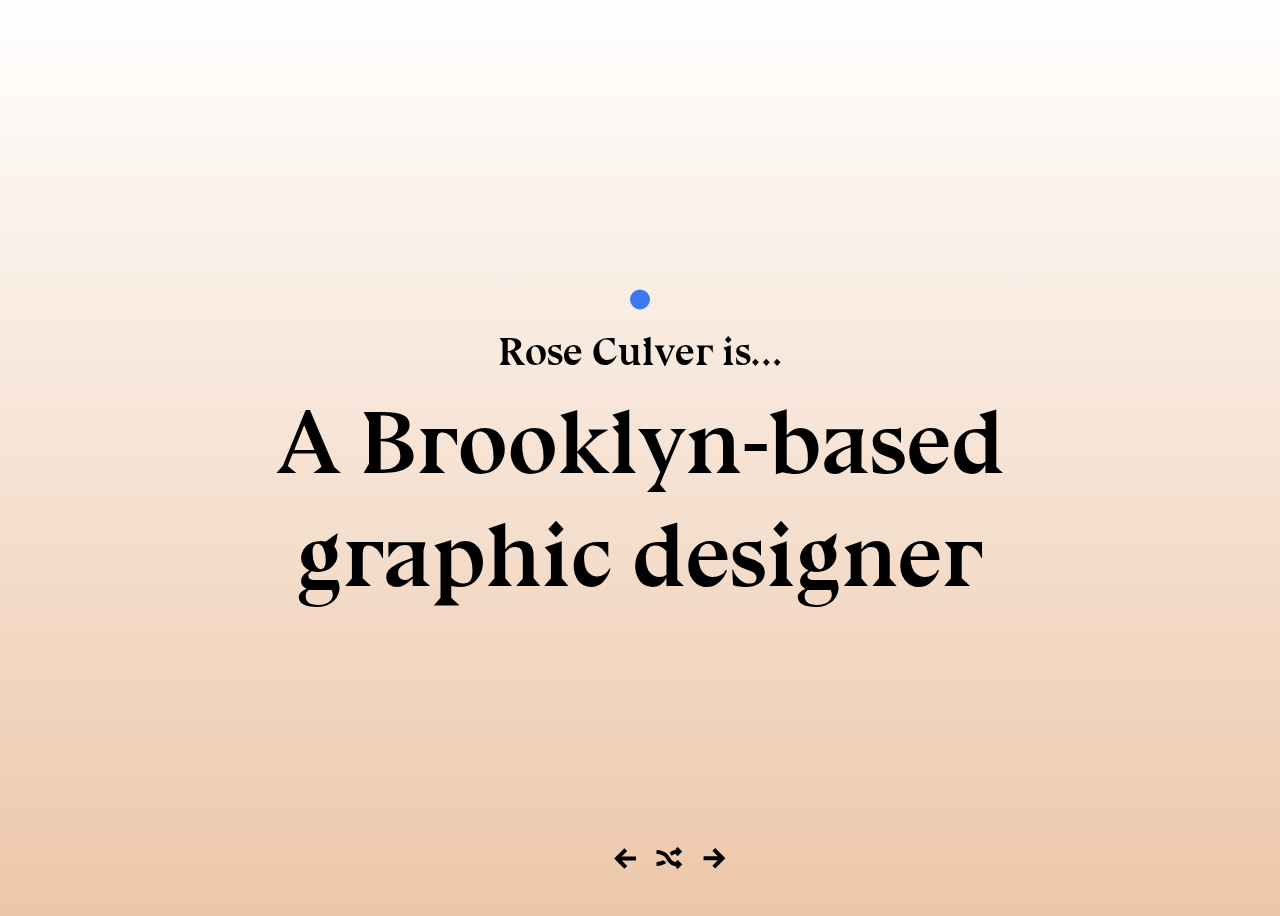
<file: 01_rose_culver/index.html>
<!DOCTYPE html>
<html lang="en">
<head>
  <meta charset="UTF-8">
  <meta http-equiv="X-UA-Compatible" content="IE=edge">
  <meta name="viewport" content="width=device-width, initial-scale=1.0">
  <link rel="stylesheet" href="style.css">
  <title>Rose Culver is…</title>
</head>
<body>
  <section>
    <div class="circle"></div>
    <h1>Rose Culver is…</h1>
    <h2>A Brooklyn-based graphic designer</h2>
  </section>
  <footer>
    <img src="assets/prev.svg" class="prev" alt="previous">
    <img src="assets/random.svg" class="random" alt="random">
    <img src="assets/next.svg" class="next" alt="random">
  </footer>
  <script src="pages.js"></script>
</body>
</html>
</file>
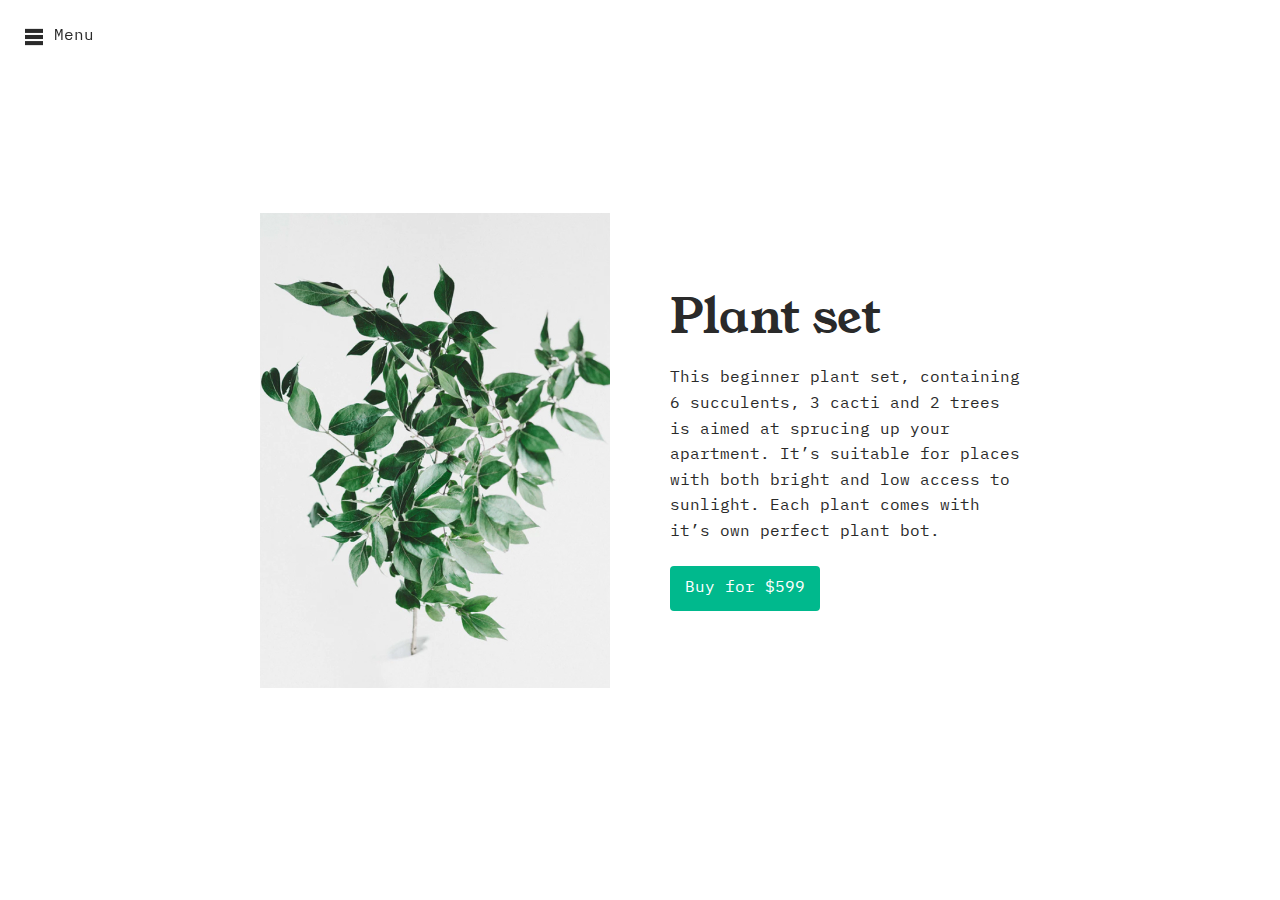
<file: 02_plant_life/index.html>
<!DOCTYPE html>
<html lang="en">
<head>
  <meta charset="UTF-8">
  <meta http-equiv="X-UA-Compatible" content="IE=edge">
  <meta name="viewport" content="width=device-width, initial-scale=1.0">
  <link rel="stylesheet" href="style.css">
  <title>Plant life</title>
</head>
<body>
  <nav>
    <a href="#">Shop</a>
    <a href="#">About</a>
    <a href="#">Help</a>
    <a href="#">Blog</a>
  </nav>
  <main>
    <a href="#" class="toggle-nav">
      <img src="assets/menu.svg"> Menu
    </a>
    <section>
      <!-- srcset es la opción para pantallas retina -->
      <div class="slides">
        <img src="assets/plant1.jpg" srcset="assets/plant1.jpg, assets/plant1-2x.jpg 2x" alt="">
        <img src="assets/plant2.jpg" srcset="assets/plant2.jpg, assets/plant2-2x.jpg 2x" alt="">
        <img src="assets/plant3.jpg" srcset="assets/plant3.jpg, assets/plant3-2x.jpg 2x" alt="">
        <img src="assets/plant4.jpg" srcset="assets/plant4.jpg, assets/plant4-2x.jpg 2x" alt="">
        <img src="assets/plant5.jpg" srcset="assets/plant5.jpg, assets/plant5-2x.jpg 2x" alt="">
      </div>
      <div class="content">
        <h1>
          Plant set
        </h1>
        <p>
          This beginner plant set, containing 6 succulents, 3 cacti and 2 trees is aimed at sprucing up your apartment. It’s suitable for places with both bright and low access to sunlight. Each plant comes with it’s own perfect plant bot.
        </p>
        <a class="button" href="#">
          Buy for $599
        </a>
      </div>
    </section>
  </main>
  <script src="menu.js"></script>
  <script src="slides.js"></script>
</body>
</html>
</file>
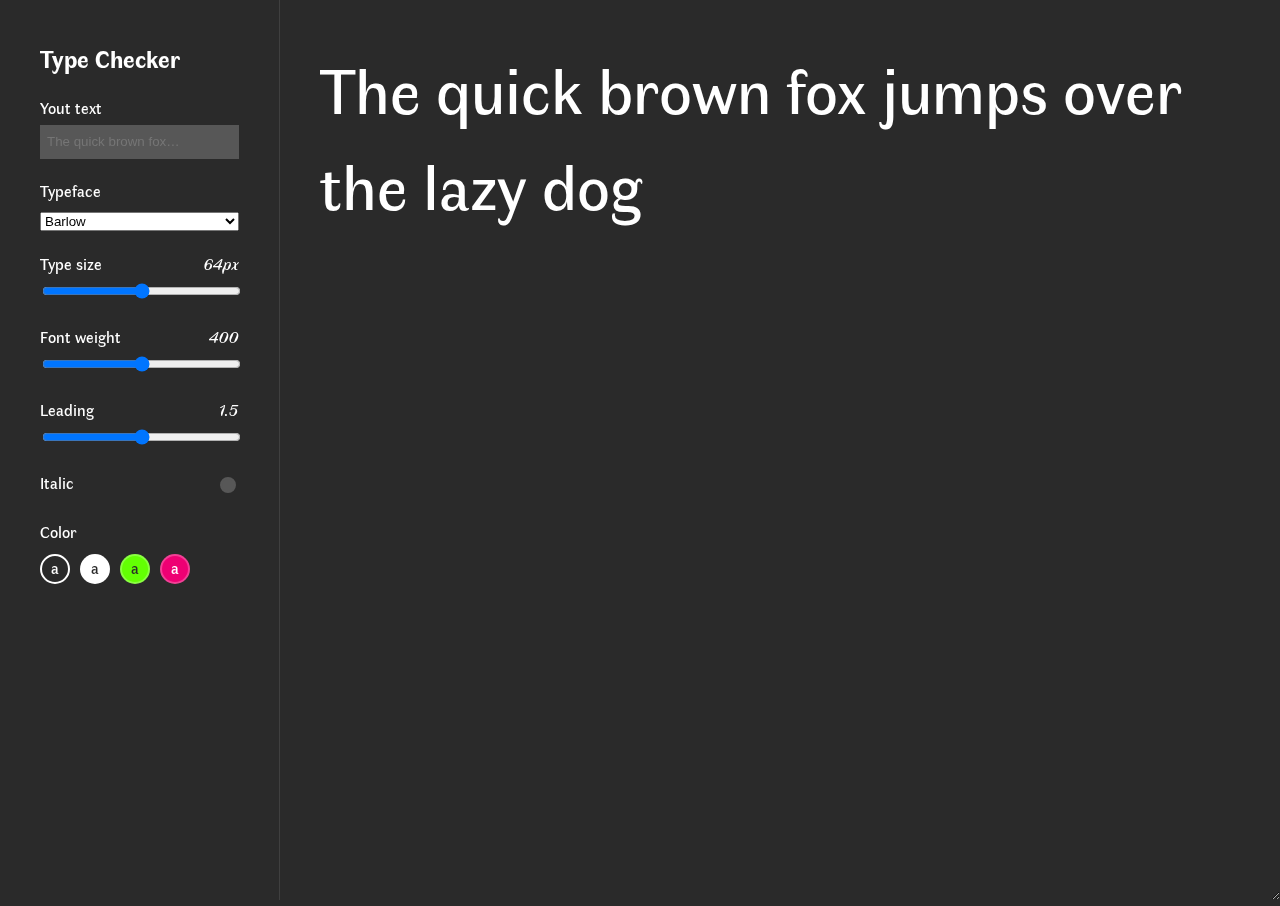
<file: 03_type_checker/index.html>
<!DOCTYPE html>
<html lang="en">
<head>
  <meta charset="UTF-8">
  <meta http-equiv="X-UA-Compatible" content="IE=edge">
  <meta name="viewport" content="width=device-width, initial-scale=1.0">
  <link rel="stylesheet" href="style.css">
  <title>Type Checker</title>
</head>
<body>

  <section class="options">
    <h1> Type Checker </h1>

    <div class="option">
      <label> Yout text</label>
      <input type="text" name="sentence" placeholder="The quick brown fox…">
    </div>
    <div class="option">
      <label>Typeface</label>
      <select name="typeface" id="">
        <option value="Barlow">Barlow</option>
        <option value="Fira Sans">Fira Sans</option>
        <option value="Jost">Jost</option>
        <option value="Trirong">Trirong</option>
      </select>
    </div>
    <div class="option">
      <label>Type size <span class="typesize-output">64px</span></label>
      <input type="range" name="typesize" min=12 max=200 default=64>
    </div>
    <div class="option">
      <label>Font weight <span class="font-weight-output">400</span></label>
      <input type="range" name="font-weight" min=100 max=900 default=400 step=100>
    </div>
    <div class="option">
      <label>Leading<span class="leading-output">1.5</span></label>
      <input type="range" name="leading" min=0.7 max=2.5 default=1.5 step=0.1>
    </div>
    <div class="option option-checkbox">
      <label>Italic</label>
      <input type="checkbox" name="italic">
    </div>
    <div class="option">
      <label>Color</label>
      <div class="colors">
        <div style="background-color: #2a2a2a; color: #ffffff" class="selected">a</div>
        <div style="background-color: #ffffff; color: #2a2a2a">a</div>
        <div style="background-color: #63ff03; color: #2a2a2a">a</div>
        <div style="background-color: #ee0073; color: #ffffff">a</div>
      </div>
    </div>
  </section>
  <textarea class="output">The quick brown fox jumps over the lazy dog</textarea>
  <script src="typechecker.js"></script>
</body>
</html>
</file>
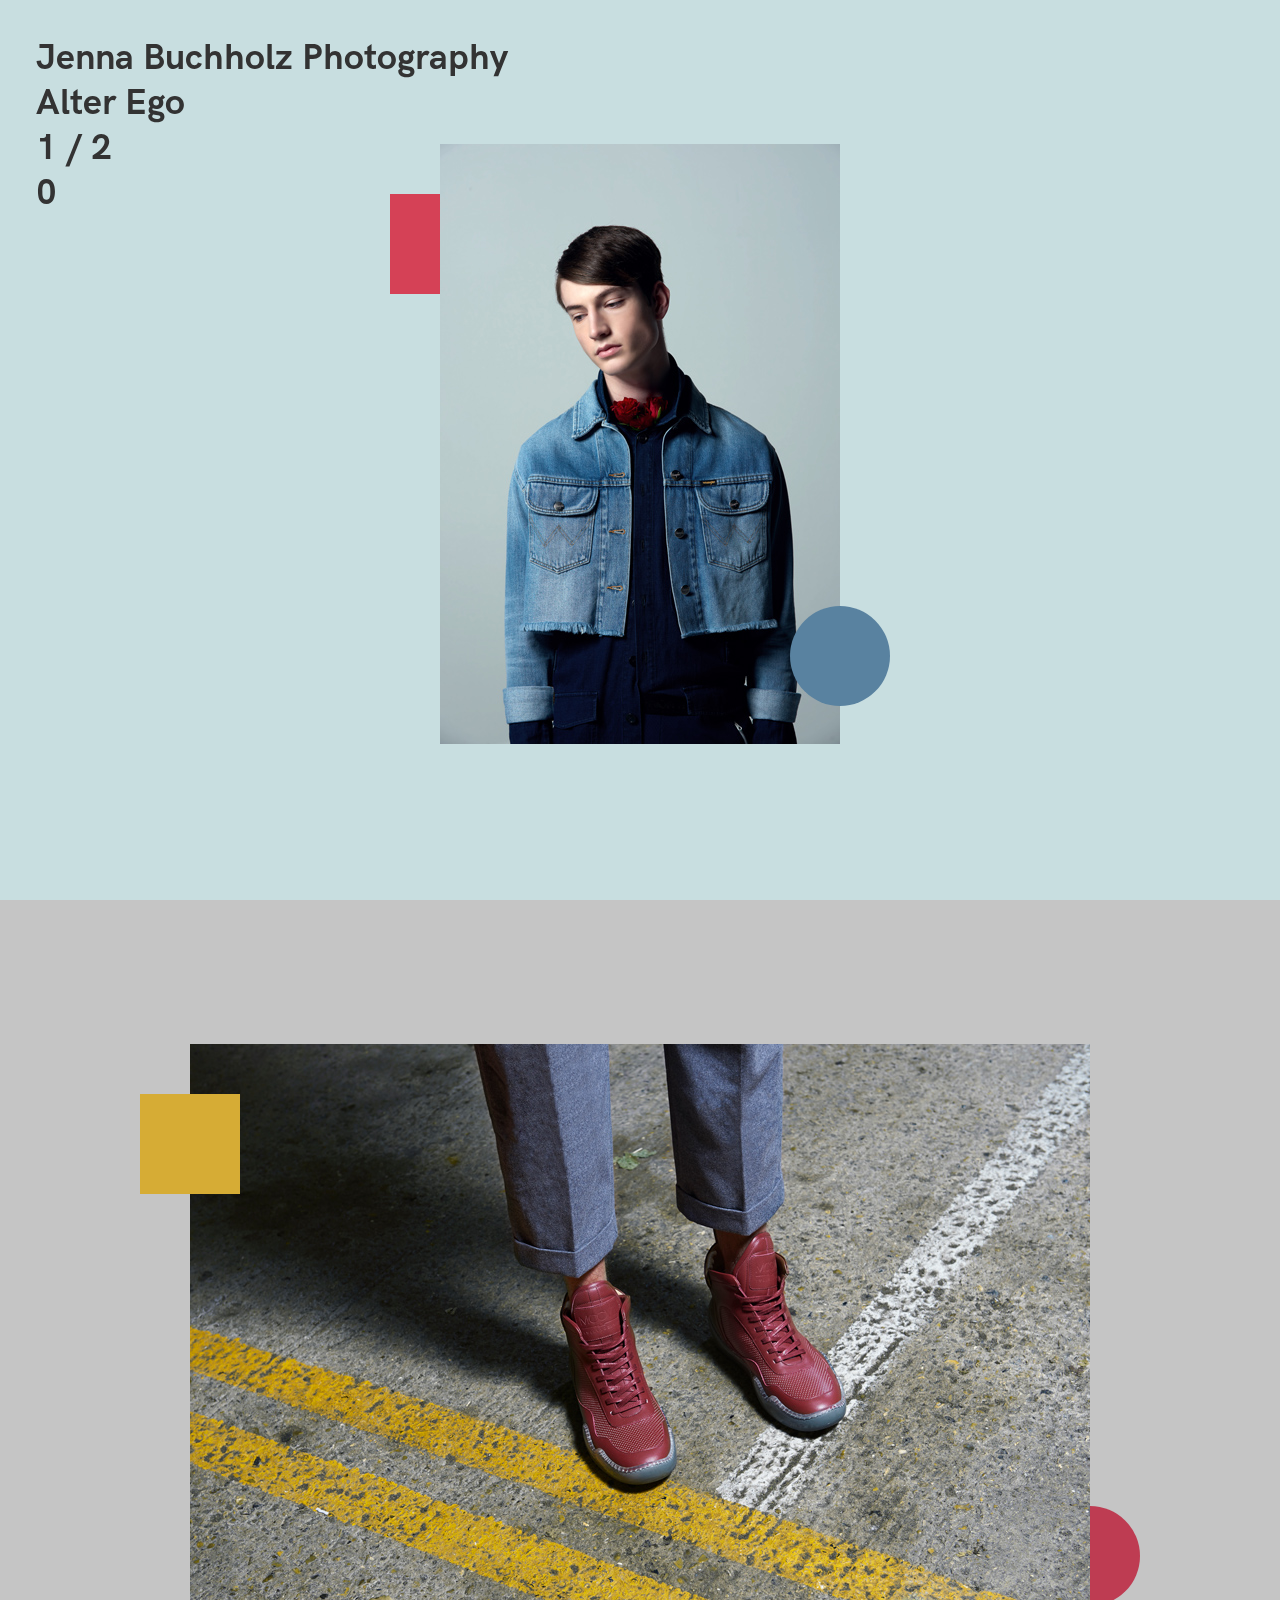
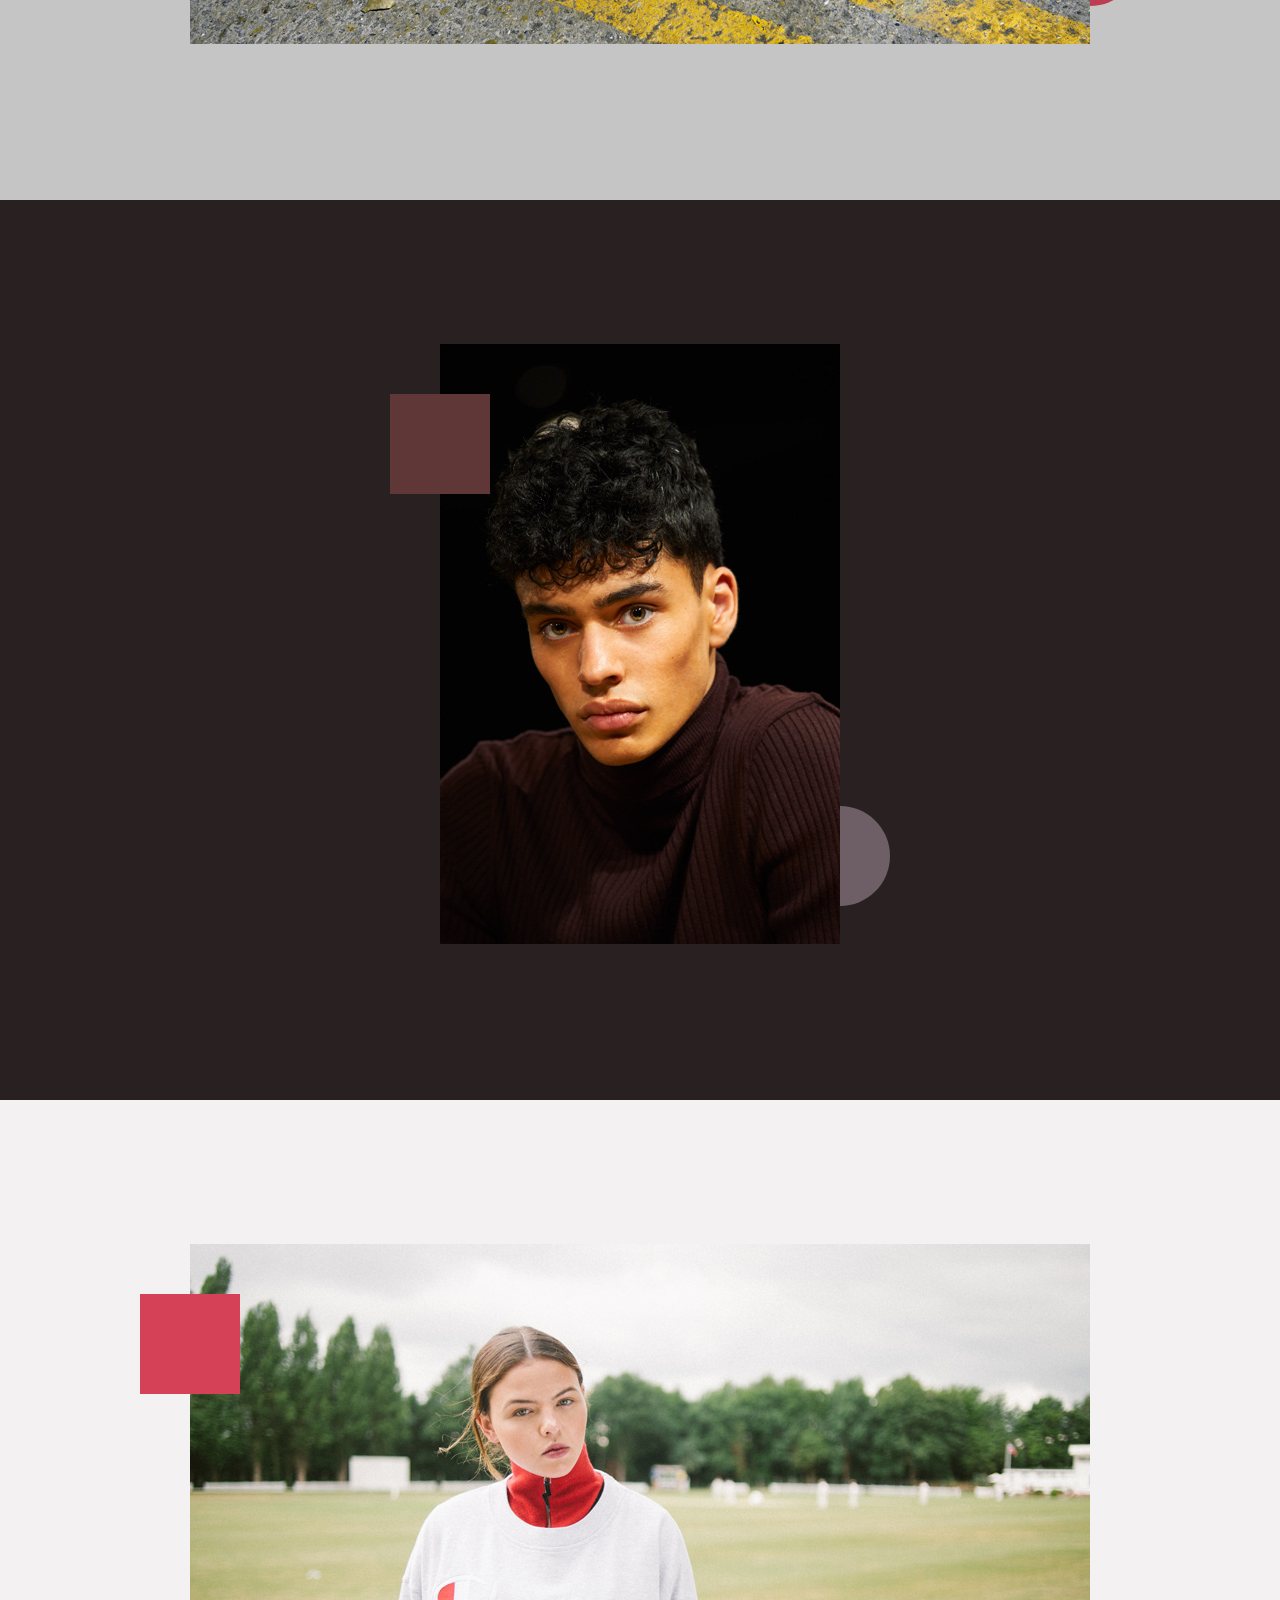
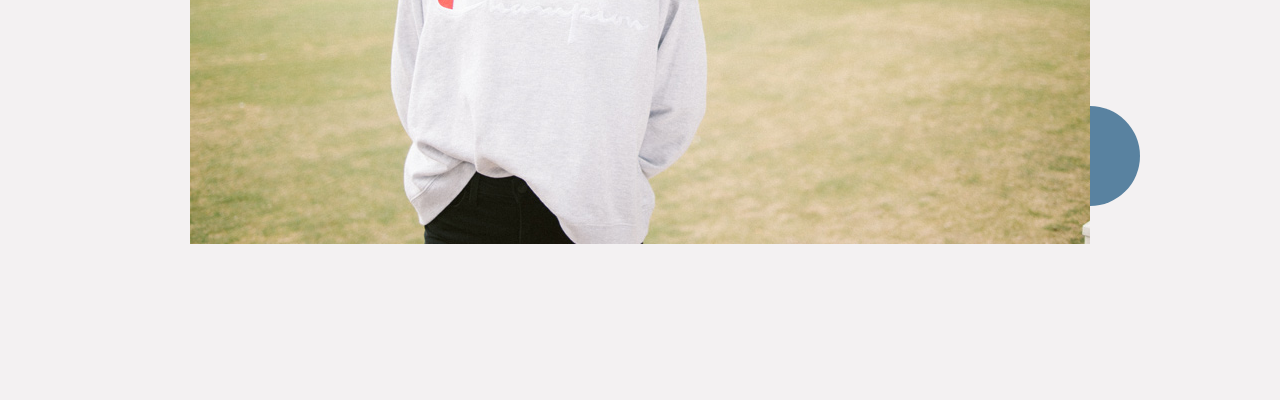
<file: 04_jenna_buchholz/index.html>
<!DOCTYPE html>
<html lang="en">
<head>
  <meta charset="UTF-8">
  <meta http-equiv="X-UA-Compatible" content="IE=edge">
  <meta name="viewport" content="width=device-width, initial-scale=1.0">
  <title>Jenna Buchholz</title>
  <link rel="stylesheet" href="style.css">
</head>
<body>
  <div class="progress"></div>
  <header>
    <h1>Jenna Buchholz Photography</h1>
    <div class="client">Alter Ego</div>
    <div class="page">1 / 2</div>
    <div class="pixels">0</div>
  </header>
  <section class="s1" data-client="Alter Ego" data-page="1 / 2">
    <div class="content">
      <div class="square" data-parallax="0.1"></div>
      <img src="assets/image1.jpg" srcset="assets/image1.jpg, assets/img1-2x.jpg 2x">
      <div class="circle" data-parallax="-0.1"></div>
    </div>
  </section>
  <section class="s2" data-client="Alter Ego" data-page="2 / 2">
    <div class="content">
      <div class="circle" data-parallax="-0.2"></div>
      <img src="assets/image2.jpg" srcset="assets/image2.jpg, assets/img2-2x.jpg 2x">
      <div class="square" data-parallax="0.2"></div>
    </div>
  </section>
  <section class="s3" data-client="Valencia Clothing" data-page="1 / 2" data-dark="yes">
    <div class="content">
      <div class="circle" data-parallax="-0.3"></div>
      <img src="assets/image3.jpg" srcset="assets/image3.jpg, assets/img3-2x.jpg 2x">
      <div class="square" data-parallax="0.3"></div>
    </div>
  </section>
  <section class="s4" data-client="Valencia Clothing" data-page="2 / 2">
    <div class="content">
      <div class="circle" data-parallax="0.1"></div>
      <img src="assets/image4.jpg" srcset="assets/image4.jpg, assets/img4-2x.jpg 2x">
      <div class="square" data-parallax="0.25"></div>
    </div>
  </section>
<script src="scroll.js"></script>
</body>
</html>
</file>
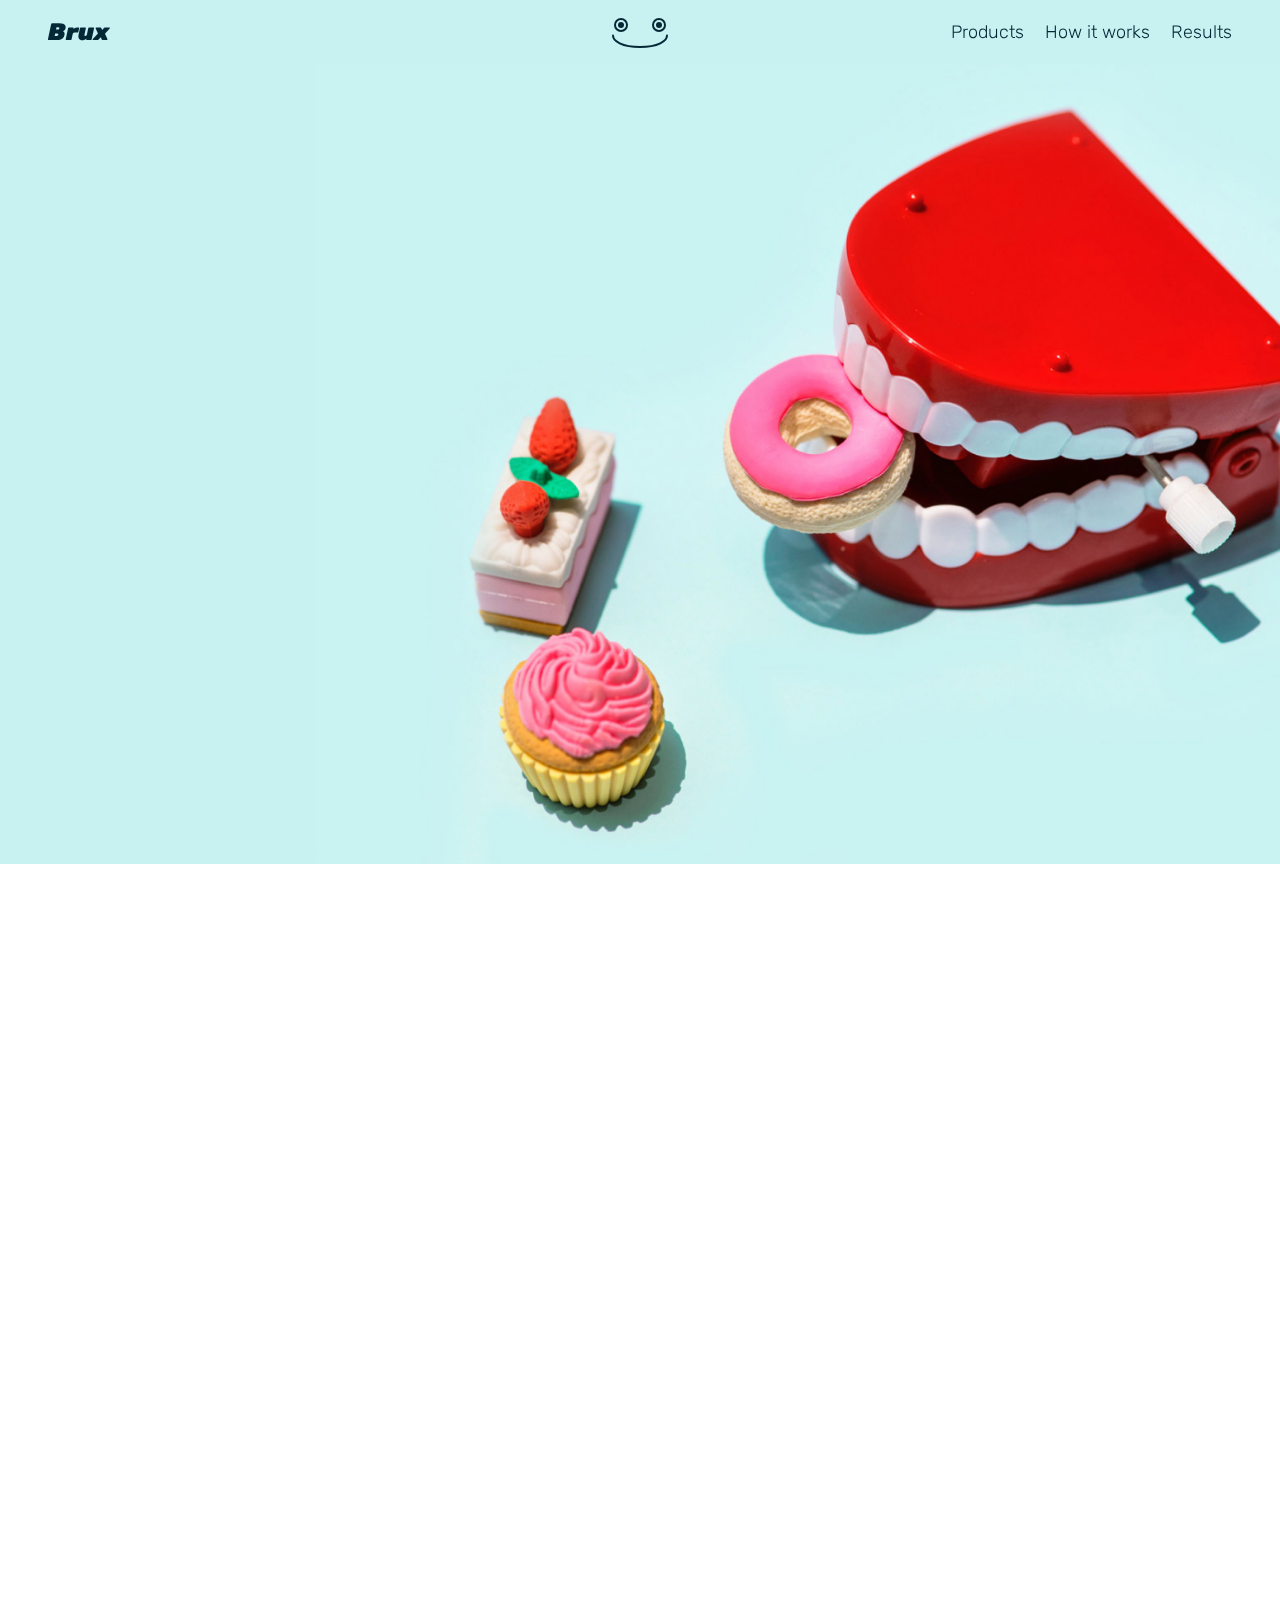
<file: 05_brux/index.html>
<!DOCTYPE html>
<html lang="en">
<head>
  <meta charset="UTF-8">
  <meta http-equiv="X-UA-Compatible" content="IE=edge">
  <meta name="viewport" content="width=device-width, initial-scale=1.0">
  <link rel="stylesheet" href="_base.css">
  <link rel="stylesheet" href="style.css">
  <title>Brux</title>
</head>
<body>

  <header>
    <h1>Brux</h1>
    <div class="face">
      <img src="assets/face-without-eyes.svg" alt="">
      <div class="iris iris-left">
        <div></div>
      </div>
      <div class="iris iris-right">
        <div></div>
      </div>
    </div>
    <nav>
      <a href="#">Products</a>
      <a href="#">How it works</a>
      <a href="#">Results</a>
    </nav>
  </header>

  <section class="hero">
    <h2>
      Keep your teeth healthy and happy
    </h2>
    <p>
      With Brux Dental products, you can keep a smile that’s worth protecting, whatever you eat.
    </p>

    <a href="#" class="button">
      Read more
    </a>
  </section>

  <section class="content">
    <div class="image">
      <img src="assets/image1.jpg" srcset="assets/image1.jpg, assets/image1-2x.jpg 2x" alt="">
    </div>
    <div class="content">
      <h3>
        The world’s best toothpastes and mouthwashes
      </h3>
      <p>
        We work with some of the world’s leading dentists and dental scientists to provide you with the best products to care for your teeth and gums.
      </p>
    </div>
  </section>
  <section class="content">
    <div class="image">
      <img src="assets/image1.jpg" srcset="assets/image2.jpg, assets/image2-2x.jpg 2x" alt="">
    </div>
    <div class="content">
      <h3>
        Top protection against sugary effects
      </h3>
      <p>
        While it’s sensible to not go too overboard with your sugar intake, we know that you’re a real person too. Our products have been proven to neutralize sugar better than any leading-brand competitor.
      </p>
    </div>
  </section>
<script src="header.js"></script>
<script src="animation.js"></script>
<script src="eyes.js"></script>
</body>
</html>
</file>
<file: 01_rose_culver/style.css>
@font-face {
  font-family:"Bluu Next";
  src: url("assets/bluunext.woff2"), url("assets/bluunext.woff");
}

body {
  font-family: 'Bluu Next', 'Times New Roman', serif;
  font-size: 20px;
  line-height: 1.25;
  margin-left: auto;
  margin-right: auto;
  height: 100vh;
  background-color: #edc7a9;
  background-image: linear-gradient(180deg, #ffffff, #ffffff00);
  transition: background-color 0.5s;
}

h1, h2 {
  margin: 0;
}

h1 {
  margin: 10px 0;
}

h2 {
  font-size: 10vmin;
}

section a {
  color: black
}

section {
  position: fixed;
  top: 50%;
  left: 50%;
  transform: translate(-50%, -50%);
  width: 60%;
  text-align: center;
}

section div.circle {
  width: 20px;
  height: 20px;
  background-color: #3e78ed;
  border-radius: 50%;
  display: inline-block; /* se posiciona como texto :0 */
  transition: background-color 0.5s;
}

footer {
  position: fixed;
  bottom: 0;
  width: 100%;
  display: flex;
  padding: 30px;
  justify-content: center;
  align-items: center;
}

footer img {
  margin: 0 10px;
  cursor: pointer;
}
</file>
<file: 02_plant_life/style.css>
@font-face {
  font-family: "IBM Plex Mono";
  src: url("assets/ibm-plex-mono.woff2"),
  url("assets/ibm-plex-mono.woff");
}

@font-face {
  font-family: "Young Serif";
  src: url("assets/youngserif.woff2"),
  url("assets/youngserif.woff");
}

@keyframes fade {
  0% {opacity: 0;}
  100% {opacity: 1;}
}

body {
  font-family: "IBM Plex Mono";
  font-size: 16px;
  line-height: 1.6;
  color: #2a2a2a;
  margin: 0;
  overflow-x: hidden;
}

nav {
  position: fixed;
  top: 0;
  left: 0;
  height: 100vh;
  width: 240px;
  background-color: #00b98d;
  color: white;
  font-family: "Young Serif";
  font-size: 24px;
  display: flex;
  flex-direction: column;
  justify-content: center;
}

nav a {
  color: white;
  text-decoration: none;
  margin: 5px 32px;
}

main {
  position: relative;
  z-index: 1;
  background-color: white;
  min-height: 100vh;
  transition: transform 0.5s;
}

main.open {
  transform: translate(240px, 0)
}

a.toggle-nav {
  position: fixed; /*position fixed es relativo a main */
  padding: 24px;
  text-decoration: none;
  color: #2a2a2a;
  display: flex;
}

a.toggle-nav img {
  margin: 0 10px 0 0;
  vertical-align: middle;
}

section {
  display: flex;
  align-items: center;
  justify-content: center;
  height: 100vh;
}

section div {
  width: 350px;
}

section div.content {
  margin: 0 0 0 60px;
}

h1 {
  font-size: 48px;
  font-family: 'Young Serif';
  line-height: 1.2;
  margin: 0;
}

p {
  margin: 20px 0 20px 0;
}

.button {
  display: inline-block; /*mejor para botones poder darle tamaño*/
  background-color: #00b98d;
  color: white;
  text-decoration: none;
  padding: 10px 15px;
  border-radius: 4px;
}

div.slides {
  height: 475px;
  position: relative;
}

div.slides img {
  position: absolute;
  top: 0;
  left: 0;
  transition: transform 0.5s, box-shadow 0.5s;
  pointer-events: none;
}

div.slides img:first-child {
  z-index: 1;
}

div.slides:hover img {
 box-shadow: 0 0 8px rgba(0,0,0, 0.1);
}
</file>
<file: 03_type_checker/style.css>
@import url('https://fonts.googleapis.com/css2?family=Barlow:ital,wght@0,100;0,200;0,300;0,400;0,500;0,600;0,700;0,800;0,900;1,100;1,200;1,300;1,400;1,500;1,600;1,700;1,800;1,900&family=Fira+Sans:ital,wght@0,100;0,200;0,300;0,400;0,500;0,600;0,700;0,800;0,900;1,100;1,200;1,300;1,400;1,500;1,600;1,700;1,800;1,900&family=Jost:ital,wght@0,100;0,200;0,300;0,400;0,500;0,600;0,700;0,800;0,900;1,100;1,200;1,300;1,400;1,500;1,600;1,700;1,800;1,900&family=Trirong:ital,wght@0,100;0,200;0,300;0,400;0,500;0,600;0,700;0,800;0,900;1,100;1,200;1,300;1,400;1,500;1,600;1,700;1,800;1,900&display=swap');

@font-face {
  font-family: "Faune";
  font-weight: 400;
  src: url("assets/faune-regular.woff2"), 
  url("assets/faune-regular.woff");
}

@font-face {
  font-family: "Faune";
  font-weight: 400;
  font-style: italic;
  src: url("assets/faune-italic.woff2"), 
  url("assets/faune-italic.woff");
}

@font-face {
  font-family: "Faune";
  font-weight: 700;
  src: url("assets/faune-bold.woff2"), 
  url("assets/faune-bold.woff");
}

* {
  box-sizing: border-box;
}
body {
  font-family: "Faune";
  background-color: #2a2a2a;
  color: white;
  margin: 0 0 0 280px;
  font-size: 16px;
  line-height: 1.5;
  overflow-y: hidden;
}

h1 {
  margin: 0;
  font-weight: 700;
  font-size: 24px;
}

section.options {
  position: fixed;
  top: 0;
  left: 0;
  height: 100vh;
  width: 280px;
  padding: 40px;
  border-right: 1px solid rgba(255,255,255,0.1);
}

div.option {
  margin: 20px 0 0 0;
}

div.option-checkbox {
  display: flex;
  justify-content: space-between;
  align-items: center;
}

label {
  display: block;
  margin: 0 0 5px 0;
}

label span {
  float: right;
  font-style: italic;
}

input[type="text"] {
  width: 100%;
  background-color: #575757;
  border: none;
  color: white;
  outline: none;
  line-height: 1.8;
  padding: 5px 7px;
}

input[type="range"] {
  width: 100%
}

textarea.output {
  line-height: 1.5;
  font-family: "Faune";
  font-size: 64px;
  width: 100%;
  background: none;
  color: white;
  border: none;
  outline: none;
  min-height: 100vh;
  padding: 40px;
  transition: background-color, color 0.5s;
}

select {
  width: 100%;
}

input[type="checkbox"] {
  -webkit-appearance: none;
  appearance: none;
  width: 16px;
  height: 16px;
  background-color: #575757;
  border-radius: 50%;
  border: 2px #575757 solid;
  outline: none;
  transition: background-color 0.25s;
  cursor: pointer;
}

input[type="checkbox"]:checked {
  background-color: white;
  
}

div.colors {
  display: flex;
}

div.colors div {
  width: 30px;
  height: 30px;
  border: 2px solid rgba(255,255,255,0.25);
  border-radius: 50%;
  text-align: center;
  margin: 5px 10px 0 0;
  transition: border 0.25s;
  cursor: pointer;
}

div.colors div.selected {
  border: 2px solid white;
}
</file>
<file: 04_jenna_buchholz/style.css>
@font-face {
  font-family: "HK Grotesk";
  src: url("assets/hk-grotesk.woff2"),url("assets/hk-grotesk.woff") ;
}

* {
  box-sizing: border-box;
}

body {
  font-family: "HK Grotesk";
  font-size: 36px;
  line-height: 1.25;
  color: #333333;
  margin: 0;
}

h1 {
  margin: 0;
  font-size: 36px;
}

header {
  position: fixed;
  top: 36px;
  left: 36px;
  z-index: 1;
  transition: color 0.5s;
}

header.white {
  color: white;
}

.progress.white {
  background-color: white;
}

.progress {
  position: fixed;
  top: 0;
  left: 0;
  height: 2px;
  width: 0;
  background-color: #333;
  z-index: 1;
  transition: background-color 0.5s;
}

section {
  background-color: #c8dee0;
  min-height: 100vh;
  padding: 80px;
  display: flex;
  align-items: center;
  justify-content: center;
}

section.s2 {
  background-color: #c5c5c5;
}

section.s3 {
  background-color: #292121;
}

section.s4 {
  background-color: #f3f1f2;
}

div.content {
  position: relative;
}

div.content img {
  position: relative; /* escucha el orden del html */
}

div.square {
  position: absolute;
  width: 100px;
  height: 100px;
  top: 50px;
  left: -50px;
  background-color: #d54156;
}

div.circle {
  width: 100px;
  height: 100px;
  position: absolute;
  bottom: 50px;
  right: -50px;
  border-radius: 50%;
  background-color: #5982a0;
}

section.s2 div.circle {
  background-color: #be3c52;
}

section.s3 div.circle {
  background-color: #6e5f67;
}

section.s4 div.circle {
  background-color: #5982a0;
}

section.s2 div.square {
  background-color: #d6ac35;
}

section.s3 div.square {
  background-color: #5f3736;
}

section.s4 div.square {
  background-color: #d54156;
}
</file>
<file: 05_brux/_base.css>
html, body, div, span, applet, object, iframe,
h1, h2, h3, h4, h5, h6, p, blockquote, pre,
a, abbr, acronym, address, big, cite, code,
del, dfn, em, img, ins, kbd, q, s, samp,
small, strike, strong, sub, sup, tt, var,
b, u, i, center,
dl, dt, dd, ol, ul, li,
fieldset, form, label, legend,
table, caption, tbody, tfoot, thead, tr, th, td,
article, aside, canvas, details, embed,
figure, figcaption, footer, header, hgroup,
menu, nav, output, ruby, section, summary,
time, mark, audio, video {
  margin: 0;
  padding: 0;
  border: 0;
  font-size: 100%;
  font: inherit;
  vertical-align: baseline;
}

article, aside, details, figcaption, figure,
footer, header, hgroup, menu, nav, section {
  display: block;
}
body {
  line-height: 1;
}
ol, ul {
  list-style: none;
}
blockquote, q {
  quotes: none;
}
blockquote:before, blockquote:after,
q:before, q:after {
  content: '';
  content: none;
}
table {
  border-collapse: collapse;
  border-spacing: 0;
}

img, iframe {
  vertical-align: bottom;
  max-width: 100%;
}

input, textarea, select {
  font: inherit;
}

* {
  -webkit-box-sizing: border-box;
  -moz-box-sizing: border-box;
  box-sizing: border-box;
  -webkit-font-smoothing: antialiased;
  text-rendering: optimizeLegibility;
}
</file>
<file: 05_brux/style.css>
@import url('https://fonts.googleapis.com/css2?family=Rubik:ital,wght@0,300;0,500;1,900&display=swap');

@keyframes fade {
  0% { opacity: 0; }
  100% { opacity: 1; }
}

body {
  font-family: 'Rubik', Arial, sans-serif;
  font-size: 18px;
  font-weight: 300;
  line-height: 1.5;
  color: #052837;
  margin: 0;
}

h1 {
  font-size: 24px;
  font-weight: 900;
  font-style: italic;
}

h2 {
  font-size: 48px;
  font-weight: 500;
  line-height: 1.25;
}

h3 {
  font-size: 32px;
  font-weight: 500;
  line-height: 1.25;
}

a {
  color: #052837;
  text-decoration: none;
}

header {
  position: fixed;
  background-color: #c7f2f1;
  top: 0;
  left: 0;
  width: 100%;
  z-index: 1;
  display: flex;
  flex-direction: row;
  align-items: center;
  justify-content: space-between;
  padding: 0 48px 0 48px;
  height: 64px;
  transition: background-color 0.5s ease-in-out;
}

header.scroll {
  background-color: #FFFFFF;
}

header nav {
  text-align: right;
}

header a {
  margin: 0 0 0 16px;
}

header h1,
header nav {
flex: 1;
}

div.iris {
  position: absolute;
  top: 23px;
  left:11px
}

div.face {
  position: relative;
}

div.iris-right {
  position: absolute;
  top: 23px;
  left:49px
}

div.iris div {
  position: relative;
  top: 0;
  left: 0;
  width: 6px;
  height: 6px;
  background-color: #052837;
  border-radius: 3px;
  transform: translate(-50%, -50%);
}

a.button {
  display: inline-block; /* para poder ponerle margin y padding */
  background-color: #052837;
  color: #c7f2f1;
  border-radius: 50px;
  padding: 0.5em 1.5em 0.5em 1.5em;
}

p {
  margin: 1.5em 0 1.5em 0;
}

section.hero {
  margin: 64px 0 0 0;
  padding: 160px 48px 160px 48px;
  background-color: #c7f2f1;
  background-image: url('assets/hero.jpg');
  background-size: contain;
  background-repeat: no-repeat;
  background-position: 100% 50%;
  min-height: 800px;
}

section.hero h2,
section.hero p {
  max-width: 450px;
}

section.content {
  margin: 48px;
  display: flex;
  flex-direction: row;
}

section.content div.content {
  flex: 0 0 400px; /* dont grow, dont shrink, start at 400px*/
  margin: 0 0 0 40px;
}

section.content:nth-child(even) {
  flex-direction: row-reverse;
}

section.content:nth-child(even) div.content{
  flex-direction: row-reverse;
  margin: 0 40px 0 0;
}

h2, h3, p, section img, a.button {
  opacity: 0;
}
</file>
